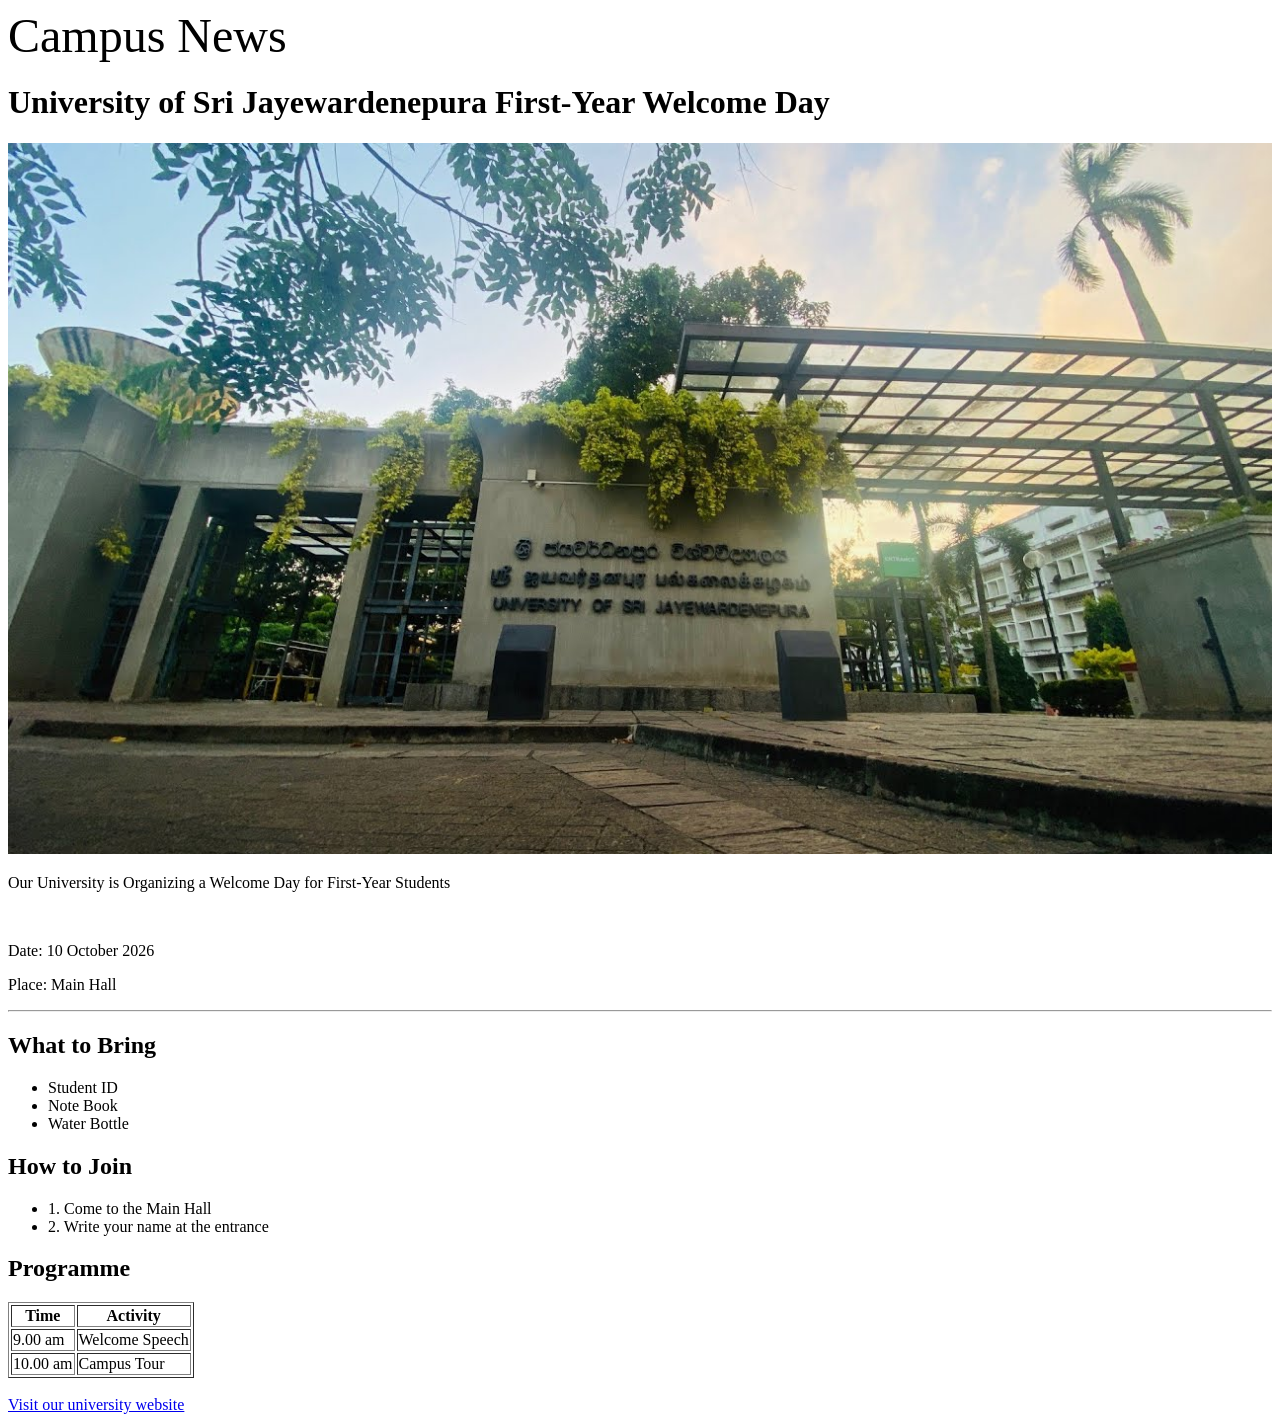
<file: Lab-Practical-1(Campus News)/index.html>
<!DOCTYPE html>
<html>
    <head>
        <meta charset="UTF-8">
        <title>Campus News</title>
    </head>

    <body>
        <font size="7">Campus News</font>
        <h1>University of Sri Jayewardenepura First-Year Welcome Day</h1>

        <img src="university.jpg" width="100%">

        <p>Our University is Organizing a Welcome Day for First-Year Students</p>
        <br>
        <p>Date: 10 October 2026</p>
        <p>Place: Main Hall</p>

        <hr>

        <h2>What to Bring</h2>
        <ul>
            <li>Student ID</li>
            <li>Note Book</li>
            <li>Water Bottle</li>
        </ul>

        <h2>How to Join</h2>
        <ul>
            <li>1. Come to the Main Hall</li>
            <li>2. Write your name at the entrance</li>
        </ul>

        <h2>Programme</h2>
        <table border="1">
            <tr>
                <th>Time</th>
                <th>Activity</th>
            </tr>
            <tr>
                <td>9.00 am</td>
                <td>Welcome Speech</td>
            </tr>
            <tr>
                <td>10.00 am</td>
                <td>Campus Tour</td>
            </tr>
            </table>

            <br>
            
            <a href="https://www.bing.com/ck/a?!&&p=7b2d495c9b29ed3d7f8b694b02576259221449b5d51c167057736da66281def4JmltdHM9MTc5MDcyNjQwMA&ptn=3&ver=2&hsh=4&fclid=3259420e-88f6-6a19-3916-556d89306b61&psq=sjp&u=a1aHR0cHM6Ly93d3cuc2pwLmFjLmxrLw">Visit our university website</a>

            </body>
            </html>
</file>
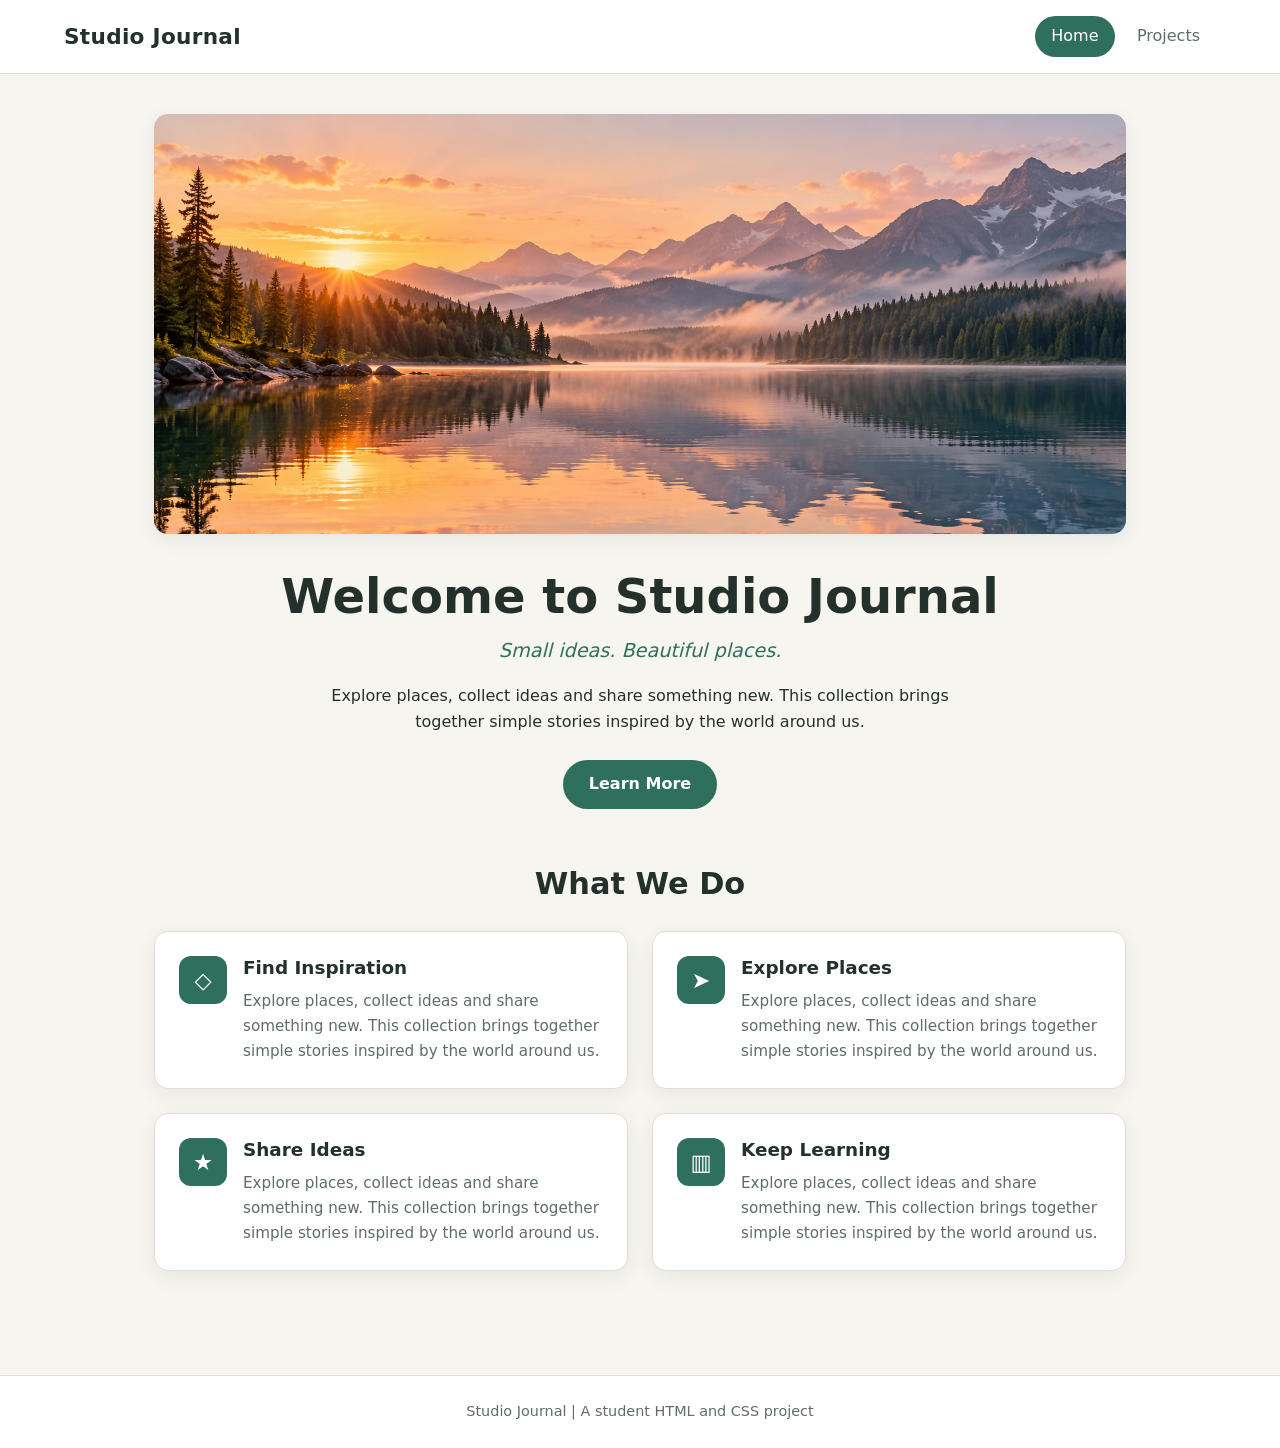
<file: Lab-Practical-2(Journal)/index.html>
<!DOCTYPE html>
<html lang="en">
<head>
    <meta charset="UTF-8">
    <meta name="viewport" content="width=device-width, initial-scale=1.0">
    <title>Studio Journal | Home</title>
    <link rel="stylesheet" href="styles.css">
</head>
<body>
    <header>
        <a class="logo" href="index.html"><strong>Studio Journal</strong></a>
        <nav>
            <a href="index.html" class="active" aria-current="page">Home</a>
            <a href="projects.html">Projects</a>
        </nav>
    </header>

    <main>
        <section class="intro">
            <img class="banner" src="images/pic10.png" alt="Mountain lake at sunrise">
            <h1>Welcome to Studio Journal</h1>
            <p class="subtitle">Small ideas. Beautiful places.</p>
            <p>Explore places, collect ideas and share something new. This collection brings together simple stories inspired by the world around us.</p>
            <a class="button" href="#features">Learn More</a>
        </section>

        <section id="features">
            <h2>What We Do</h2>
            <div class="features">
                <article class="feature">
                    <span class="icon" aria-hidden="true">◇</span>
                    <div>
                        <h3>Find Inspiration</h3>
                        <p>Explore places, collect ideas and share something new. This collection brings together simple stories inspired by the world around us.</p>
                    </div>
                </article>
                <article class="feature">
                    <span class="icon" aria-hidden="true">➤</span>
                    <div>
                        <h3>Explore Places</h3>
                        <p>Explore places, collect ideas and share something new. This collection brings together simple stories inspired by the world around us.</p>
                    </div>
                </article>
                <article class="feature">
                    <span class="icon" aria-hidden="true">★</span>
                    <div>
                        <h3>Share Ideas</h3>
                        <p>Explore places, collect ideas and share something new. This collection brings together simple stories inspired by the world around us.</p>
                    </div>
                </article>
                <article class="feature">
                    <span class="icon" aria-hidden="true">▥</span>
                    <div>
                        <h3>Keep Learning</h3>
                        <p>Explore places, collect ideas and share something new. This collection brings together simple stories inspired by the world around us.</p>
                    </div>
                </article>
            </div>
        </section>
    </main>
    <footer>Studio Journal | A student HTML and CSS project</footer>
</body>
</html>
</file>
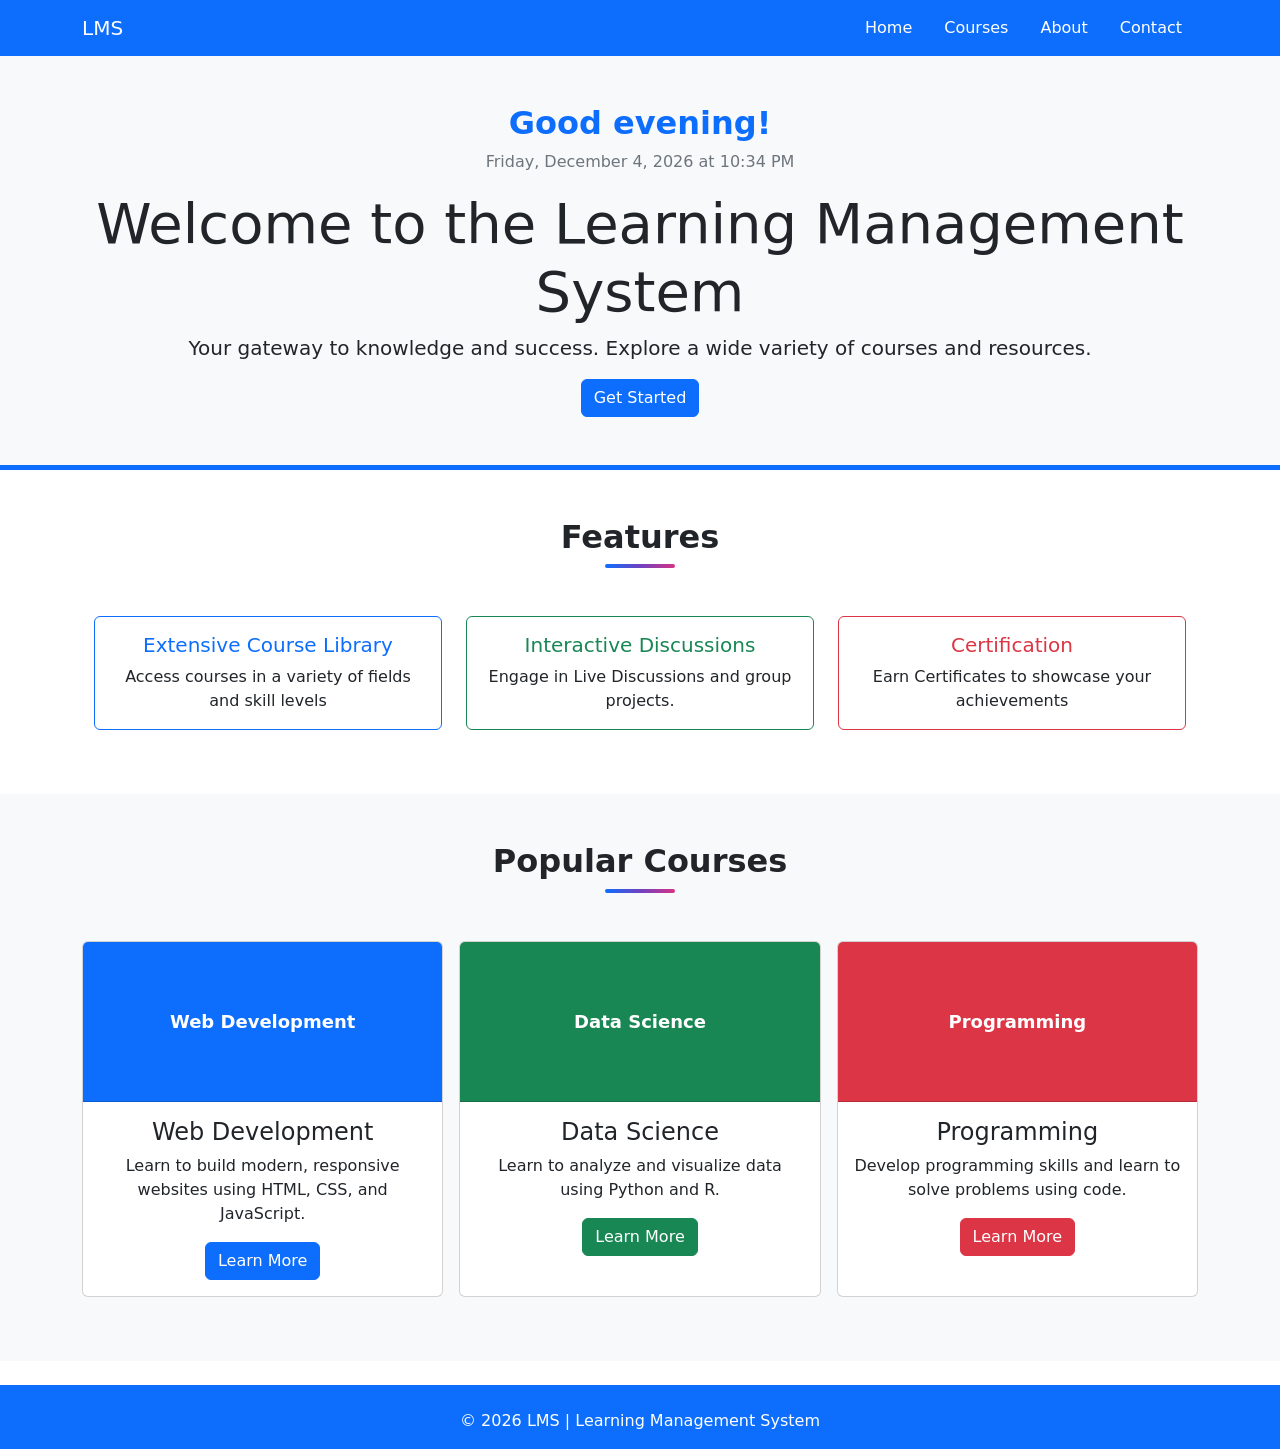
<file: Lab-Practical-3(LMS)/index.html>
<!doctype html>
<html lang="en">
  <head>
    <meta charset="utf-8">
    <meta name="viewport" content="width=device-width, initial-scale=1">
    <title>LMS | Learning Management System</title>
    <link href="https://cdn.jsdelivr.net/npm/bootstrap@5.3.8/dist/css/bootstrap.min.css" rel="stylesheet" integrity="sha384-sRIl4kxILFvY47J16cr9ZwB07vP4J8+LH7qKQnuqkuIAvNWLzeN8tE5YBujZqJLB" crossorigin="anonymous">

    <!-- ================= INTERNAL CSS ================= -->
    <style>
      body {
        background-color: #ffffff;
      }

      /* Navbar: keeps the original Bootstrap blue, with small touches */
      nav .nav-link:hover {
        text-decoration: underline;
      }

      /* Hero: original light section with a coloured bottom edge */
      #home {
        border-bottom: 5px solid #0d6efd;
      }
      #greeting {
        color: #0d6efd;
        font-weight: 700;
      }
      #now {
        color: #6c757d;
      }

      /* Section titles */
      .section-title {
        font-weight: 700;
      }
      .section-title::after {
        content: "";
        display: block;
        width: 70px;
        height: 4px;
        margin: 0.5rem auto 0;
        border-radius: 4px;
        background: linear-gradient(90deg, #0d6efd, #6f42c1, #d63384);
      }

      /* Cards: same look as original Bootstrap cards, plus a hover lift */
      .card {
        transition: transform 0.2s, box-shadow 0.2s;
      }
      .card:hover {
        transform: translateY(-5px);
        box-shadow: 0 8px 20px rgba(0, 0, 0, 0.15);
      }

      /* Course card header (the coloured box where the image would go) */
      .course-header {
        height: 10rem;
        align-content: center;
        font-size: large;
        color: #fff;
        font-weight: 600;
      }

      /* Footer */
      footer a {
        text-decoration: none;
      }
      footer a:hover {
        text-decoration: underline;
      }
    </style>
  </head>

  <body>

    <nav class="navbar bg-primary" aria-label="Main navigation">
      <div class="container">
        <a class="navbar-brand text-white" href="index.html">LMS</a>
        <div class="nav">
          <a class="nav-link text-white" href="#home">Home</a>
          <a class="nav-link text-white" href="#courses">Courses</a>
          <a class="nav-link text-white" href="#about">About</a>
          <a class="nav-link text-white" href="#contact">Contact</a>
        </div>
      </div>
    </nav>

    <main>
      <section id="home" class="bg-light text-center py-5">
        <div class="container">
          <h2><span id="greeting"></span></h2>
          <p><span id="now"></span></p>

          <h1 class="display-4">Welcome to the Learning Management System</h1>
          <p class="lead">Your gateway to knowledge and success. Explore a wide variety of courses and resources.</p>
          <a href="#courses" class="btn btn-primary">Get Started</a>
        </div>
      </section>

      <section id="about" class="container text-center py-5">
        <div class="container">
          <h2 class="section-title mb-5">Features</h2>
          <div class="row">

            <div class="col-md-4 mb-3">
              <div class="card h-100 border-primary">
                <div class="card-body">
                  <h5 class="card-title text-primary">Extensive Course Library</h5>
                  <p class="card-text">Access courses in a variety of fields and skill levels</p>
                </div>
              </div>
            </div>

            <div class="col-md-4 mb-3">
              <div class="card h-100 border-success">
                <div class="card-body">
                  <h5 class="card-title text-success">Interactive Discussions</h5>
                  <p class="card-text">Engage in Live Discussions and group projects.</p>
                </div>
              </div>
            </div>

            <div class="col-md-4 mb-3">
              <div class="card h-100 border-danger">
                <div class="card-body">
                  <h5 class="card-title text-danger">Certification</h5>
                  <p class="card-text">Earn Certificates to showcase your achievements</p>
                </div>
              </div>
            </div>

          </div>
        </div>
      </section>

      <section id="courses" class="bg-light container-fluid text-center py-5">
        <div class="container">
          <h2 class="section-title mb-5">Popular Courses</h2>
          <div class="row g-3">

            <!-- Card 1 -->
            <div class="col-md-4 mb-3">
              <div class="card h-100">
                <div class="card-header course-header text-center" style="background-color: #0d6efd;">
                  Web Development
                </div>
                <div class="card-body">
                  <h4 class="card-title">Web Development</h4>
                  <p class="card-text">Learn to build modern, responsive websites using HTML, CSS, and JavaScript.</p>
                  <a href="#courses" class="btn btn-primary">Learn More</a>
                </div>
              </div>
            </div>

            <!-- Card 2 -->
            <div class="col-md-4 mb-3">
              <div class="card h-100">
                <div class="card-header course-header text-center" style="background-color: #198754;">
                  Data Science
                </div>
                <div class="card-body">
                  <h4 class="card-title">Data Science</h4>
                  <p class="card-text">Learn to analyze and visualize data using Python and R.</p>
                  <a href="#courses" class="btn btn-success">Learn More</a>
                </div>
              </div>
            </div>

            <!-- Card 3 -->
            <div class="col-md-4 mb-3">
              <div class="card h-100">
                <div class="card-header course-header text-center" style="background-color: #dc3545;">
                  Programming
                </div>
                <div class="card-body">
                  <h4 class="card-title">Programming</h4>
                  <p class="card-text">Develop programming skills and learn to solve problems using code.</p>
                  <a href="#courses" class="btn btn-danger">Learn More</a>
                </div>
              </div>
            </div>

          </div>
        </div>
      </section>

    </main>

    <footer class="bg-primary text-white pt-4 mt-4">
      <div class="container">
        <p class="text-center pb-3 mb-0">&copy; <span id="year"></span> LMS | Learning Management System</p>
      </div>
    </footer>

    <script src="https://cdn.jsdelivr.net/npm/bootstrap@5.3.8/dist/js/bootstrap.bundle.min.js" integrity="sha384-FKyoEForCGlyvwx9Hj09JcYn3nv7wiPVlz7YYwJrWVcXK/BmnVDxM+D2scQbITxI" crossorigin="anonymous"></script>

    <!-- Greeting function (internal JavaScript) -->
    <script>
      function updateGreeting() {
        const now = new Date();
        const hour = now.getHours();

        let greeting = "Good evening";
        if (hour < 12) {
          greeting = "Good morning";
        } else if (hour < 17) {
          greeting = "Good afternoon";
        }

        document.getElementById("greeting").textContent = greeting + "!";
        document.getElementById("now").textContent = now.toLocaleString([], {
          weekday: "long",
          year: "numeric",
          month: "long",
          day: "numeric",
          hour: "2-digit",
          minute: "2-digit"
        });
      }

      updateGreeting();
      setInterval(updateGreeting, 30000); // refresh every 30 seconds
    </script>

    <!-- External JavaScript file (footer year + Add Class form) -->
    <script src="script.js"></script>

  </body>
</html>
</file>
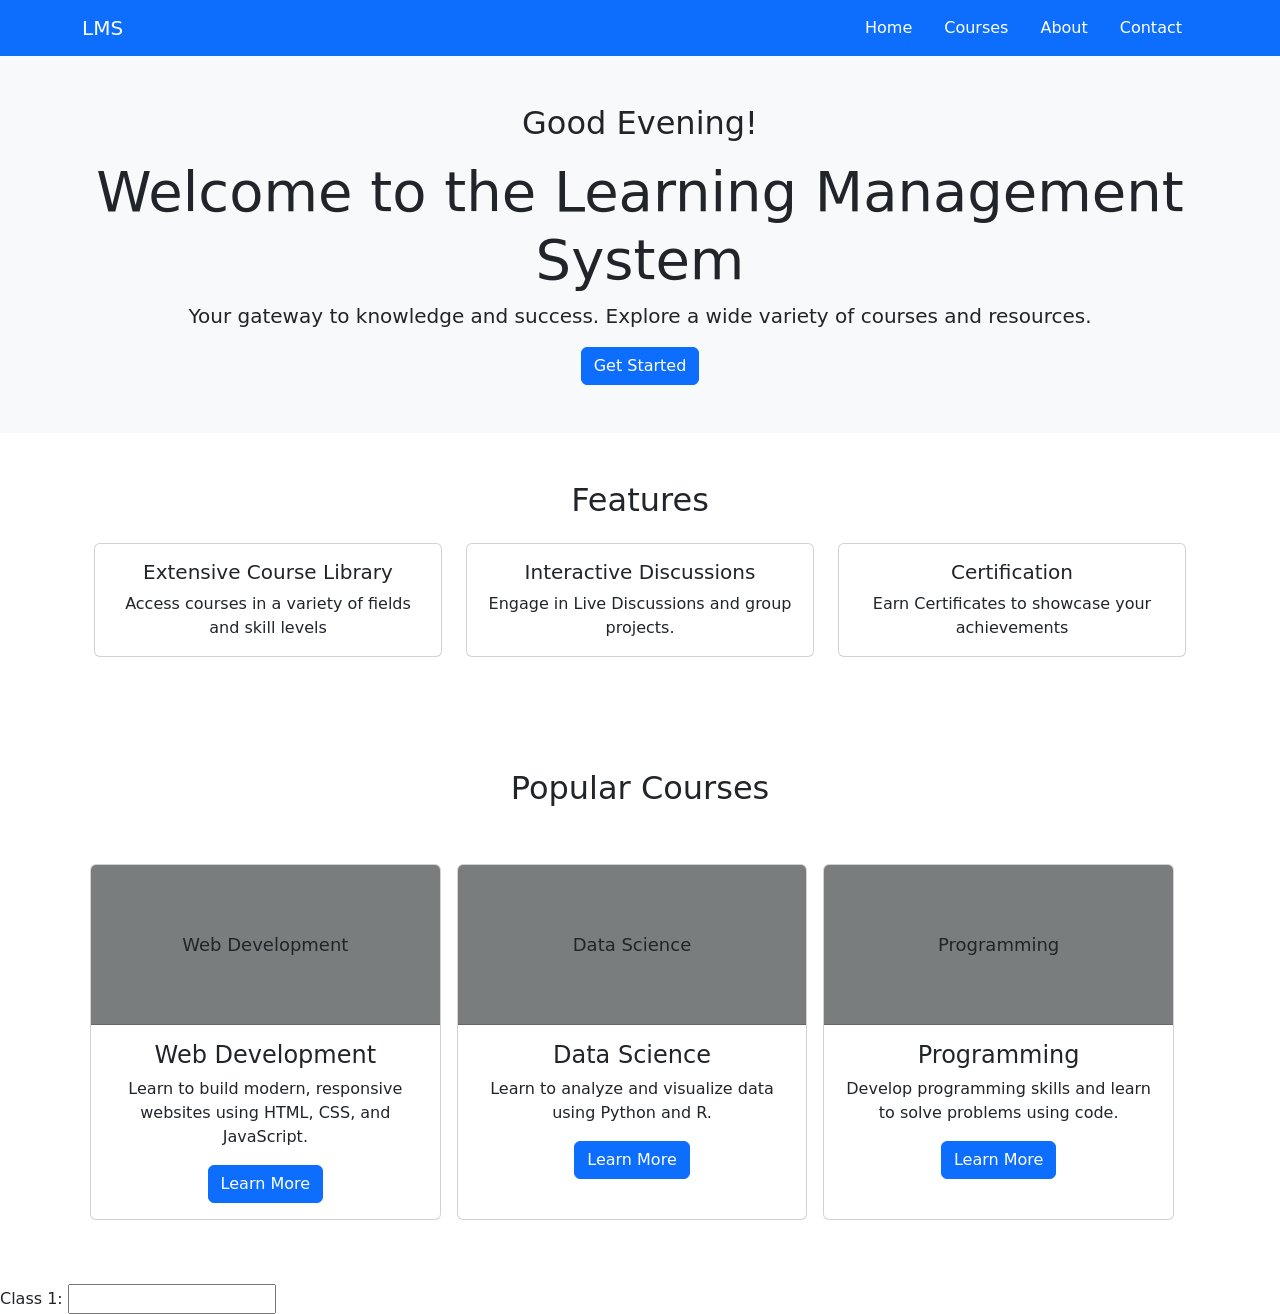
<file: Lab-Practical-3/index.html>
<!doctype html>
<html lang="en">
  <head>
    <meta charset="utf-8">
    <meta name="viewport" content="width=device-width, initial-scale=1">
    <title>Bootstrap demo</title>
    <link href="https://cdn.jsdelivr.net/npm/bootstrap@5.3.8/dist/css/bootstrap.min.css" rel="stylesheet" integrity="sha384-sRIl4kxILFvY47J16cr9ZwB07vP4J8+LH7qKQnuqkuIAvNWLzeN8tE5YBujZqJLB" crossorigin="anonymous">
  </head>

  <body>

    <nav class="navbar bg-primary" aria-label="Main navigation">
    <div class="container">
      <a class="navbar-brand text-white" href="index.html">LMS</a>
      <div class="nav">
        <a class="nav-link text-white" href="#home">Home</a>
        <a class="nav-link text-white" href="#courses">Courses</a>
        <a class="nav-link text-white" href="#about">About</a>
        <a class="nav-link text-white" href="#contact">Contact</a>
      </div>
    </div>
  </nav>

  <main>
    <section id="home" class="bg-light text-center py-5">
      <div class="container">
            <h2><span id="greeting"></span></h2>
            <p><span id="now"></span></p>

        <h1 class="display-4">Welcome to the Learning Management System</h1>
        <p class="lead">Your gateway to knowledge and success. Explore a wide variety of courses and resources.</p>
        <a href="#courses" class="btn btn-primary">Get Started</a>
      </div>
    </section>


    <section id="about" class="container text-center py-5">
      <div class="container">
        <h2 class="mb-4">Features</h2>
        <div class="row">

          <div class="col-md-4 mb-3">
            <div class="card h-100">
              <div class="card-body">
                <h5 class="card-title">Extensive Course Library</h5>
                <p class="card-text">Access courses in a variety of fields and skill levels</p>
              </div>
            </div>
          </div>

          <div class="col-md-4 mb-3">
            <div class="card h-100">
              <div class="card-body">
                <h5 class="card-title">Interactive Discussions</h5>
                <p class="card-text">Engage in Live Discussions and group projects.</p>
              </div>
            </div>
          </div>

          <div class="col-md-4 mb-3">
            <div class="card h-100">
              <div class="card-body">
                <h5 class="card-title">Certification</h5>
                <p class="card-text">Earn Certificates to showcase your achievements</p>
              </div>
            </div>
          </div>
          
        </div>
      </div>
    </section>

    <section id="about" class="container text-center py-5">
      <div class="container">
        <h2 class="mb-4">Popular Courses</h2>
        <div class="row">

          <div class="row g-3">

            <!-- Card 1 -->
            <div class="col-md-4 mb-3">
              <div class="card h-100">
                <div class="card-header text-center"  style="height: 10rem; align-content: center; background-color: rgb(121, 125, 125); font-size: large;">Web Development
                </div>
                  <div class="card-body">
                     <h4 class="card-title">Web Development</h4>
                         <p class="card-text">  Learn to build modern, responsive websites using HTML, CSS, and JavaScript.  </p>
                          <a href="#courses" class="btn btn-primary">Learn More</a>
                  </div>
               </div>
            </div>

            <!-- Card 2 -->
            <div class="col-md-4 mb-3">
              <div class="card h-100">
                 <div class="card-header text-center" style="height: 10rem; align-content: center; background-color: rgb(121, 125, 125); font-size: large;">Data Science
                 </div>
                  <div class="card-body">
                    <h4 class="card-title">Data Science</h4>
                       <p class="card-text"> Learn to analyze and visualize data using Python and R.</p>
                          <a href="#courses" class="btn btn-primary">Learn More</a>
                  </div>
              </div>
            </div>

             <!-- Card 3 -->
            <div class="col-md-4 mb-3">
             <div class="card h-100">
               <div class="card-header text-center"
           style="height: 10rem; align-content: center; background-color: rgb(121, 125, 125); font-size: large;">
        Programming
      </div>
      <div class="card-body">
        <h4 class="card-title">Programming</h4>
        <p class="card-text">
          Develop programming skills and learn to solve problems using code.
        </p>
        <a href="#courses" class="btn btn-primary">Learn More</a>
      </div>
    </div>
  </div>

</div>

        </div>
      </div>
    </section>

    <form>
      <label for="class1">Class 1:</label>
      <input type="text" id="class1" >
    </form>


          
  </main>
  
    <script src="https://cdn.jsdelivr.net/npm/bootstrap@5.3.8/dist/js/bootstrap.bundle.min.js" integrity="sha384-FKyoEForCGlyvwx9Hj09JcYn3nv7wiPVlz7YYwJrWVcXK/BmnVDxM+D2scQbITxI" crossorigin="anonymous"></script>
    <script src="script.js"></script>

 
  </body>
</html>
</file>
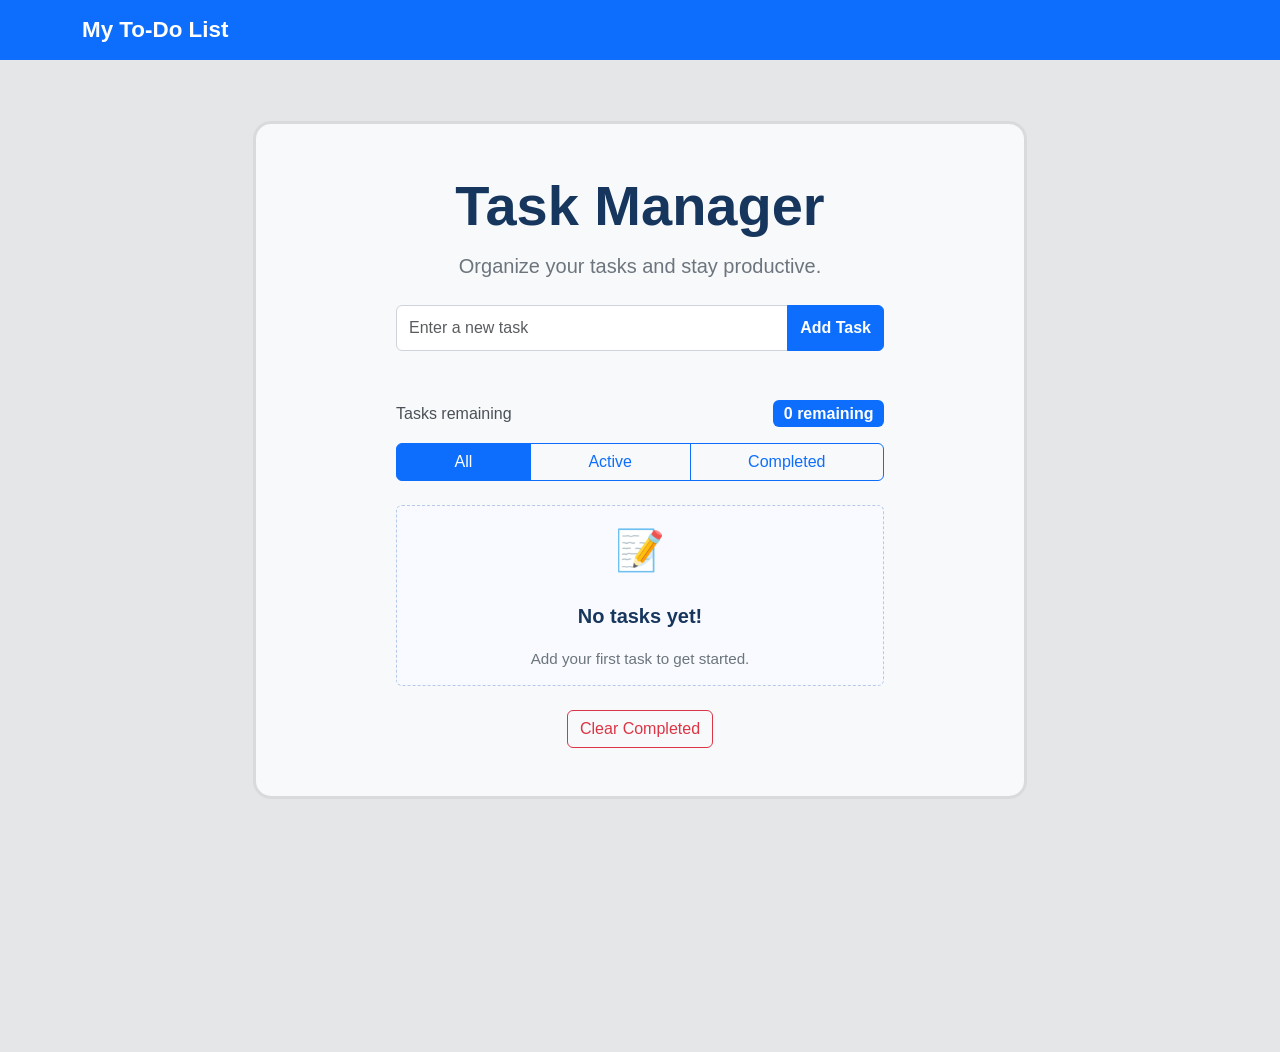
<file: To-Do-List/index.html>
<!doctype html>
<html lang="en">

<head>
    <meta charset="utf-8">
    <meta name="viewport" content="width=device-width, initial-scale=1">

    <title>To-Do List</title>

    <link
        href="https://cdn.jsdelivr.net/npm/bootstrap@5.3.8/dist/css/bootstrap.min.css"
        rel="stylesheet"
        integrity="sha384-sRIl4kxILFvY47J16cr9ZwB07vP4J8+LH7qKQnuqkuIAvNWLzeN8tE5YBujZqJLB"
        crossorigin="anonymous">

    <link rel="stylesheet" href="style.css">
</head>

<body>

    <nav class="navbar bg-primary">
        <div class="container">
            <a class="navbar-brand text-white" href="index.html">
                My To-Do List
            </a>
        </div>
    </nav>

    <main>
        <article>
            <section id="home" class="bg-light text-center py-5">

                <div class="container">

                    <h1 class="display-4">
                        <b>Task Manager</b>
                    </h1>

                    <p class="lead">
                        Organize your tasks and stay productive.
                    </p>

                    <form id="taskForm" class="task-form mx-auto mt-4">
                        <div class="input-group">
                            <input
                                type="text"
                                class="form-control"
                                id="taskInput"
                                placeholder="Enter a new task"
                                aria-label="Enter a new task">

                            <button type="submit" class="btn btn-primary">
                                Add Task
                            </button>
                        </div>
                    </form>

                    <p
                        id="errorMessage"
                        class="text-danger mt-2"
                        role="alert">
                    </p>

                    <div class="d-flex justify-content-between align-items-center mt-4">
                        <p class="remaining-tasks mb-0">
                            Tasks remaining
                        </p>

                        <span id="taskCounter" class="badge bg-primary fs-6">
                            0 remaining 
                        </span>
                    </div>
                    
                    <div
                        class="btn-group mt-3"
                        role="group"
                        aria-label="Filter tasks">

                        <input
                            type="radio"
                            class="btn-check"
                            name="taskFilter"
                            id="filterAll"
                            value="all"
                            autocomplete="off"
                            checked>

                        <label class="btn btn-outline-primary" for="filterAll">
                            All
                        </label>

                        <input
                            type="radio"
                            class="btn-check"
                            name="taskFilter"
                            id="filterActive"
                            value="active"
                            autocomplete="off">

                        <label class="btn btn-outline-primary" for="filterActive">
                            Active
                        </label>

                        <input
                            type="radio"
                            class="btn-check"
                            name="taskFilter"
                            id="filterCompleted"
                            value="completed"
                            autocomplete="off">

                        <label class="btn btn-outline-primary" for="filterCompleted">
                            Completed
                        </label>

                    </div>

                    <ul
                        id="taskList"
                        class="list-group task-list mx-auto mt-4 text-start">
                    </ul>

                    <button
                        type="button"
                        id="clearCompleted"
                        class="btn btn-outline-danger mt-4">
                        Clear Completed
                    </button>

                </div>
            </section>
        </article>
    </main>

    <script src="script.js"></script>

    <script
        src="https://cdn.jsdelivr.net/npm/bootstrap@5.3.8/dist/js/bootstrap.bundle.min.js"
        integrity="sha384-FKyoEForCGlyvwx9Hj09JcYn3nv7wiPVlz7YYwJrWVcXK/BmnVDxM+D2scQbITxI"
        crossorigin="anonymous">
    </script>

</body>
</html>
</file>
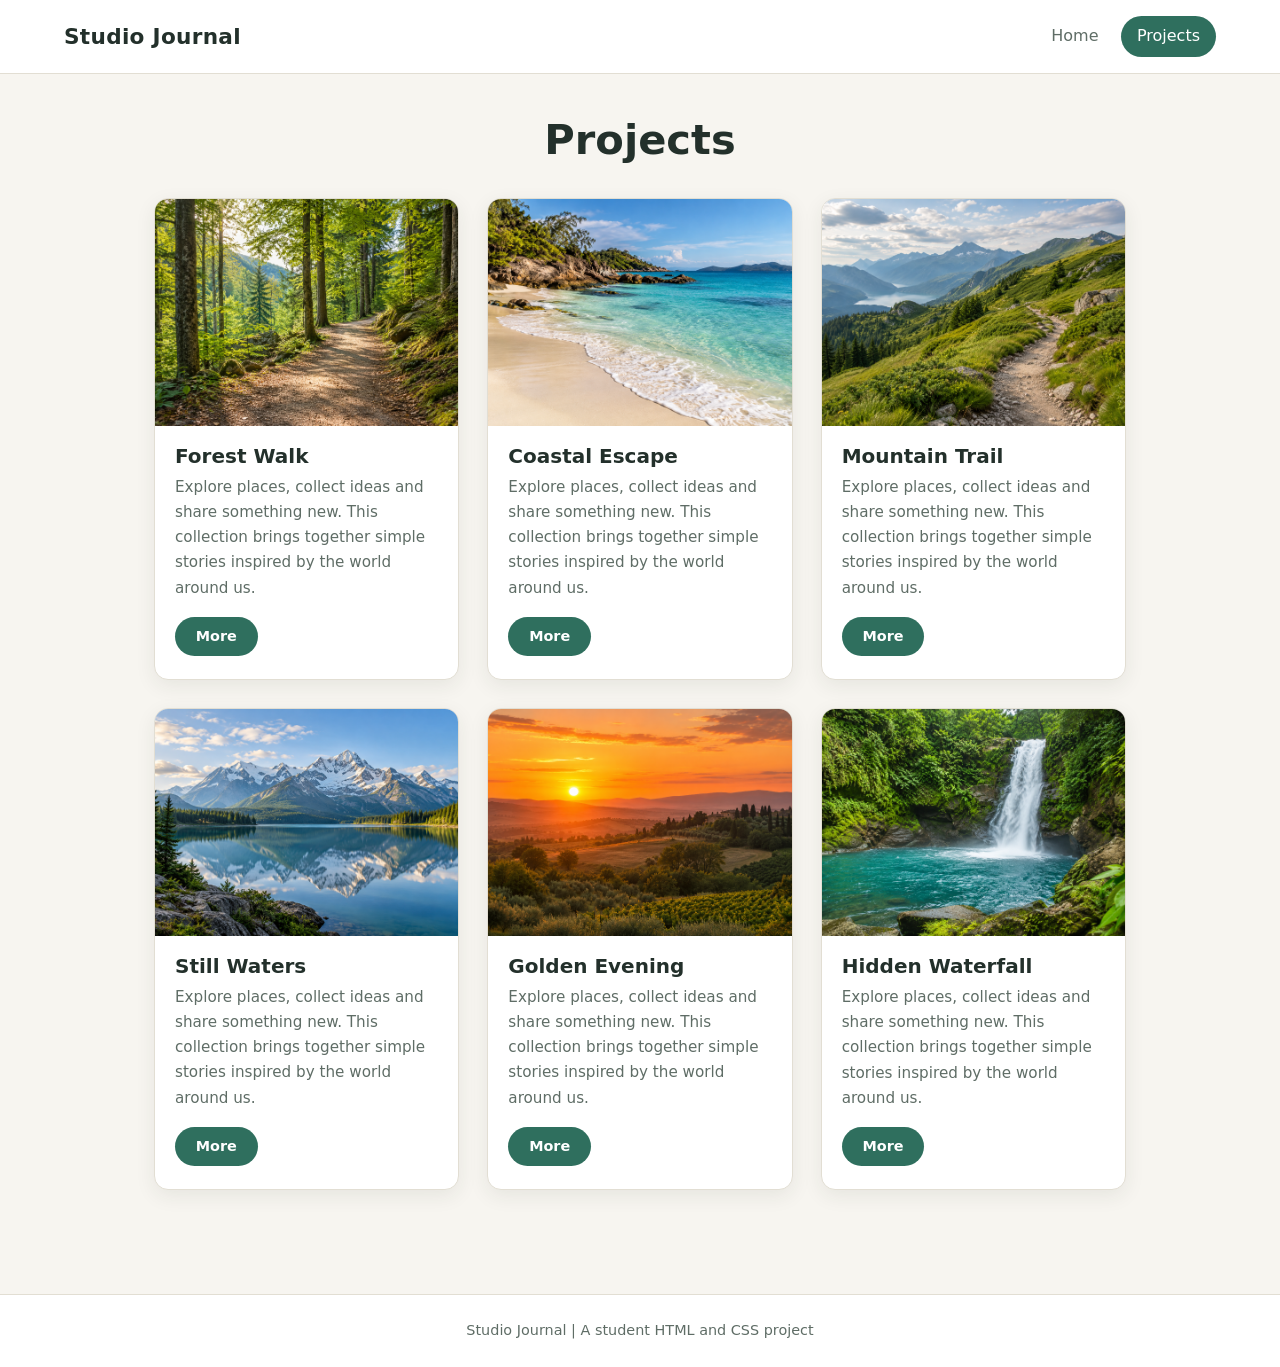
<file: Lab-Practical-2(Journal)/projects.html>
<!DOCTYPE html>
<html lang="en">
<head>
    <meta charset="UTF-8">
    <meta name="viewport" content="width=device-width, initial-scale=1.0">
    <title>Studio Journal | Projects</title>
    <link rel="stylesheet" href="styles.css">
</head>
<body>
    <header>
        <a class="logo" href="index.html"><strong>Studio Journal</strong></a>
        <nav>
            <a href="index.html">Home</a>
            <a href="projects.html" class="active" aria-current="page">Projects</a>
        </nav>
    </header>

    <main>
        <section>
            <h1 class="section-title">Projects</h1>
            <div class="projects">
                <article>
                    <img src="images/pic01.png" alt="Sunlit path through a green forest">
                    <h3>Forest Walk</h3>
                    <p>Explore places, collect ideas and share something new. This collection brings together simple stories inspired by the world around us.</p>
                    <a class="button" href="images/pic01.png">More</a>
                </article>
                <article>
                    <img src="images/pic02.png" alt="Sandy coastline beside turquoise water">
                    <h3>Coastal Escape</h3>
                    <p>Explore places, collect ideas and share something new. This collection brings together simple stories inspired by the world around us.</p>
                    <a class="button" href="images/pic02.png">More</a>
                </article>
                <article>
                    <img src="images/pic03.png" alt="Trail through green mountain hills">
                    <h3>Mountain Trail</h3>
                    <p>Explore places, collect ideas and share something new. This collection brings together simple stories inspired by the world around us.</p>
                    <a class="button" href="images/pic03.png">More</a>
                </article>
                <article>
                    <img src="images/pic04.png" alt="Lake reflecting distant mountains">
                    <h3>Still Waters</h3>
                    <p>Explore places, collect ideas and share something new. This collection brings together simple stories inspired by the world around us.</p>
                    <a class="button" href="images/pic04.png">More</a>
                </article>
                <article>
                    <img src="images/pic05.png" alt="Sunset over rolling countryside">
                    <h3>Golden Evening</h3>
                    <p>Explore places, collect ideas and share something new. This collection brings together simple stories inspired by the world around us.</p>
                    <a class="button" href="images/pic05.png">More</a>
                </article>
                <article>
                    <img src="images/pic06.png" alt="Waterfall surrounded by green plants">
                    <h3>Hidden Waterfall</h3>
                    <p>Explore places, collect ideas and share something new. This collection brings together simple stories inspired by the world around us.</p>
                    <a class="button" href="images/pic06.png">More</a>
                </article>
            </div>
        </section>
    </main>
    <footer>Studio Journal | A student HTML and CSS project</footer>
</body>
</html>
</file>
<file: Lab-Practical-2(Journal)/styles.css>
/* ==========================================================
   Studio Journal - styles.css
   Shared styles for index.html and projects.html
   ========================================================== */

/* ---------- Design tokens ---------- */
:root {
    --bg: #f7f5f0;
    --surface: #ffffff;
    --text: #23302b;
    --muted: #5f6d66;
    --accent: #2f6f5e;
    --accent-hover: #245a4c;
    --border: #e2ded3;
    --radius: 14px;
    --shadow: 0 6px 20px rgba(35, 48, 43, 0.08);
    --max-width: 1100px;
}

/* ---------- Reset / base ---------- */
*,
*::before,
*::after {
    box-sizing: border-box;
}

html {
    scroll-behavior: smooth;
}

body {
    margin: 0;
    font-family: "Segoe UI", system-ui, -apple-system, Roboto, Helvetica, Arial, sans-serif;
    line-height: 1.65;
    color: var(--text);
    background: var(--bg);
}

img {
    display: block;
    max-width: 100%;
    height: auto;
}

a {
    color: var(--accent);
}

h1, h2, h3 {
    line-height: 1.25;
    margin: 0 0 0.6rem;
}

p {
    margin: 0 0 1rem;
}

/* ---------- Header and navigation ---------- */
header {
    position: sticky;
    top: 0;
    z-index: 10;
    display: flex;
    align-items: center;
    justify-content: space-between;
    flex-wrap: wrap;
    gap: 0.75rem;
    padding: 1rem 5%;
    background: var(--surface);
    border-bottom: 1px solid var(--border);
}

.logo {
    font-size: 1.35rem;
    font-weight: 700;
    text-decoration: none;
    color: var(--text);
    letter-spacing: 0.3px;
}

nav {
    display: flex;
    gap: 0.4rem;
}

nav a {
    padding: 0.45rem 1rem;
    border-radius: 999px;
    text-decoration: none;
    font-weight: 500;
    color: var(--muted);
    transition: background 0.2s, color 0.2s;
}

nav a:hover,
nav a:focus-visible {
    background: var(--bg);
    color: var(--text);
}

nav a.active {
    background: var(--accent);
    color: #fff;
}

/* ---------- Layout ---------- */
main {
    max-width: var(--max-width);
    margin: 0 auto;
    padding: 2.5rem 5% 3rem;
}

section {
    margin-bottom: 3.5rem;
}

/* ---------- Buttons ---------- */
.button {
    display: inline-block;
    padding: 0.7rem 1.6rem;
    border-radius: 999px;
    background: var(--accent);
    color: #fff;
    font-weight: 600;
    text-decoration: none;
    transition: background 0.2s, transform 0.2s;
}

.button:hover,
.button:focus-visible {
    background: var(--accent-hover);
    transform: translateY(-2px);
}

/* ---------- Home: intro ---------- */
.intro {
    text-align: center;
}

.banner {
    width: 100%;
    height: clamp(220px, 40vw, 420px);
    object-fit: cover;
    border-radius: var(--radius);
    box-shadow: var(--shadow);
    margin-bottom: 2rem;
}

.intro h1 {
    font-size: clamp(2rem, 5vw, 3rem);
}

.subtitle {
    font-size: 1.2rem;
    font-style: italic;
    color: var(--accent);
}

.intro p {
    max-width: 640px;
    margin-left: auto;
    margin-right: auto;
}

.intro .button {
    margin-top: 0.5rem;
}

/* ---------- Home: features ---------- */
#features {
    scroll-margin-top: 90px;
}

#features h2 {
    text-align: center;
    font-size: 1.9rem;
    margin-bottom: 1.8rem;
}

.features {
    display: grid;
    grid-template-columns: repeat(2, 1fr);
    gap: 1.5rem;
}

.feature {
    display: flex;
    gap: 1rem;
    align-items: flex-start;
    padding: 1.5rem;
    background: var(--surface);
    border: 1px solid var(--border);
    border-radius: var(--radius);
    box-shadow: var(--shadow);
}

.feature .icon {
    flex: 0 0 48px;
    width: 48px;
    height: 48px;
    display: grid;
    place-items: center;
    border-radius: 12px;
    background: var(--accent);
    color: #fff;
    font-size: 1.4rem;
}

.feature h3 {
    font-size: 1.15rem;
}

.feature p {
    margin: 0;
    color: var(--muted);
    font-size: 0.95rem;
}

/* ---------- Projects page ---------- */
.section-title {
    text-align: center;
    font-size: clamp(1.8rem, 4vw, 2.6rem);
    margin-bottom: 2rem;
}

.projects {
    display: grid;
    grid-template-columns: repeat(3, 1fr);
    gap: 1.75rem;
}

.projects article {
    display: flex;
    flex-direction: column;
    background: var(--surface);
    border: 1px solid var(--border);
    border-radius: var(--radius);
    box-shadow: var(--shadow);
    overflow: hidden;
    transition: transform 0.25s, box-shadow 0.25s;
}

.projects article:hover {
    transform: translateY(-5px);
    box-shadow: 0 12px 28px rgba(35, 48, 43, 0.14);
}

.projects img {
    width: 100%;
    aspect-ratio: 4 / 3;
    object-fit: cover;
}

.projects h2,
.projects h3 {
    margin: 1.1rem 1.25rem 0.4rem;
    font-size: 1.25rem;
}

.projects p {
    margin: 0 1.25rem 1rem;
    color: var(--muted);
    font-size: 0.95rem;
    flex-grow: 1;
}

.projects .button {
    align-self: flex-start;
    margin: 0 1.25rem 1.4rem;
    padding: 0.5rem 1.3rem;
    font-size: 0.9rem;
}

/* ---------- Footer ---------- */
footer {
    padding: 1.5rem 5%;
    text-align: center;
    font-size: 0.9rem;
    color: var(--muted);
    background: var(--surface);
    border-top: 1px solid var(--border);
}

/* ---------- Accessibility ---------- */
a:focus-visible,
.button:focus-visible {
    outline: 3px solid #f2b84b;
    outline-offset: 3px;
}

@media (prefers-reduced-motion: reduce) {
    * {
        transition: none !important;
        scroll-behavior: auto !important;
    }
}

/* ---------- Responsive ---------- */
@media (max-width: 900px) {
    .projects {
        grid-template-columns: repeat(2, 1fr);
    }
}

@media (max-width: 640px) {
    header {
        flex-direction: column;
        align-items: flex-start;
    }

    main {
        padding-top: 1.75rem;
    }

    .features,
    .projects {
        grid-template-columns: 1fr;
    }

    .feature {
        padding: 1.2rem;
    }
}
</file>
<file: To-Do-List/style.css>
/* General page styling */
body {
    font-family: Arial, sans-serif;
    background-color: #e4e6e8;
}

/* Navigation bar */
.navbar-brand {
    font-size: 1.4rem;
    font-weight: bold;
}

/* Main task manager container */
#home {
    margin: 5% 20% 20%;
    background-color: #ffffff;
    border-radius: 15px;
    box-shadow: 0 0 0 3px rgba(32, 18, 18, 0.05);
    padding: 10%;
}

/* Main heading */
#home h1 {
    color: #17365d;
    font-weight: 700;
    margin-bottom: 12px;
}

/* Subtitle */
#home .lead {
    color: #6c757d;
}

/* Task input form */
.task-form {
    width: 100%;
    max-width: 600px;
}

/* Input field */
.form-control {
    min-height: 46px;
    border: 1px solid #ced4da;
}

.form-control:focus {
    border-color: #86b7fe;
    box-shadow: 0 0 0 0.2rem rgba(13, 110, 253, 0.15);
}

/* Button transitions */
.btn {
    transition: background-color 0.2s ease,
                transform 0.2s ease;
}

/* Add Task button */
.btn-primary {
    font-weight: 600;
}

.btn-primary:hover {
    transform: translateY(-1px);
}

/* Validation error message */
#errorMessage {
    font-size: 0.9rem;
    font-weight: 500;
    min-height: 1.2em;
}

/* Remaining task counter */
.remaining-tasks {
    color: #495057;
}

#taskCounter {
    color: #ffffff;
    font-weight: 600;
}

/* Filter buttons */
.btn-group {
    width: 100%;
}

.btn-outline-primary {
    font-weight: 500;
}

/* Task list */
.task-list {
    width: 100%;
    max-width: 600px;
    padding-left: 0;
}

.task-list .list-group-item {
    display: flex;
    align-items: center;
    gap: 12px;
    padding: 14px 16px;
    overflow-wrap: anywhere;
}

/* Individual task text */
.task-text {
    flex: 1;
    min-width: 0;
}

/* Completed task appearance */
.task-text.completed {
    text-decoration: line-through;
    color: #6c757d;
}

/* Task checkbox */
.task-list input[type="checkbox"] {
    flex-shrink: 0;
    cursor: pointer;
}

/* Delete button */
.task-list .btn-danger {
    flex-shrink: 0;
}

/* Clear completed button */
#clearCompleted {
    font-weight: 500;
}

/* Empty task list message */
.empty-state {
    display: flex;
    flex-direction: column;
    align-items: center;
    justify-content: center;
    text-align: center;
    padding: 35px 20px;
    background-color: #f8faff;
    border: 1px dashed #b6c9e8;
    border-radius: 12px;
    color: #495057;
}

.empty-state-icon {
    font-size: 2.5rem;
    margin-bottom: 12px;
}

.empty-state-title {
    color: #17365d;
    font-weight: 700;
    margin-bottom: 8px;
}

.empty-state-message {
    color: #6c757d;
    margin-bottom: 0;
    font-size: 0.95rem;
}

/* Responsive design for mobile screens */
@media (max-width: 576px) {
    #home {
        margin: 5% 3%;
        padding: 35px 12px;
    }

    #home h1 {
        font-size: 2rem;
    }

    #home .lead {
        font-size: 1rem;
    }

    .task-form,
    .task-list {
        max-width: 100%;
    }

    .input-group .btn {
        padding-left: 12px;
        padding-right: 12px;
    }

    .task-list .list-group-item {
        padding: 12px 10px;
        gap: 8px;
    }

    .task-list .btn {
        font-size: 0.85rem;
        padding: 5px 8px;
    }

    .empty-state {
        padding: 28px 12px;
    }
}
</file>
